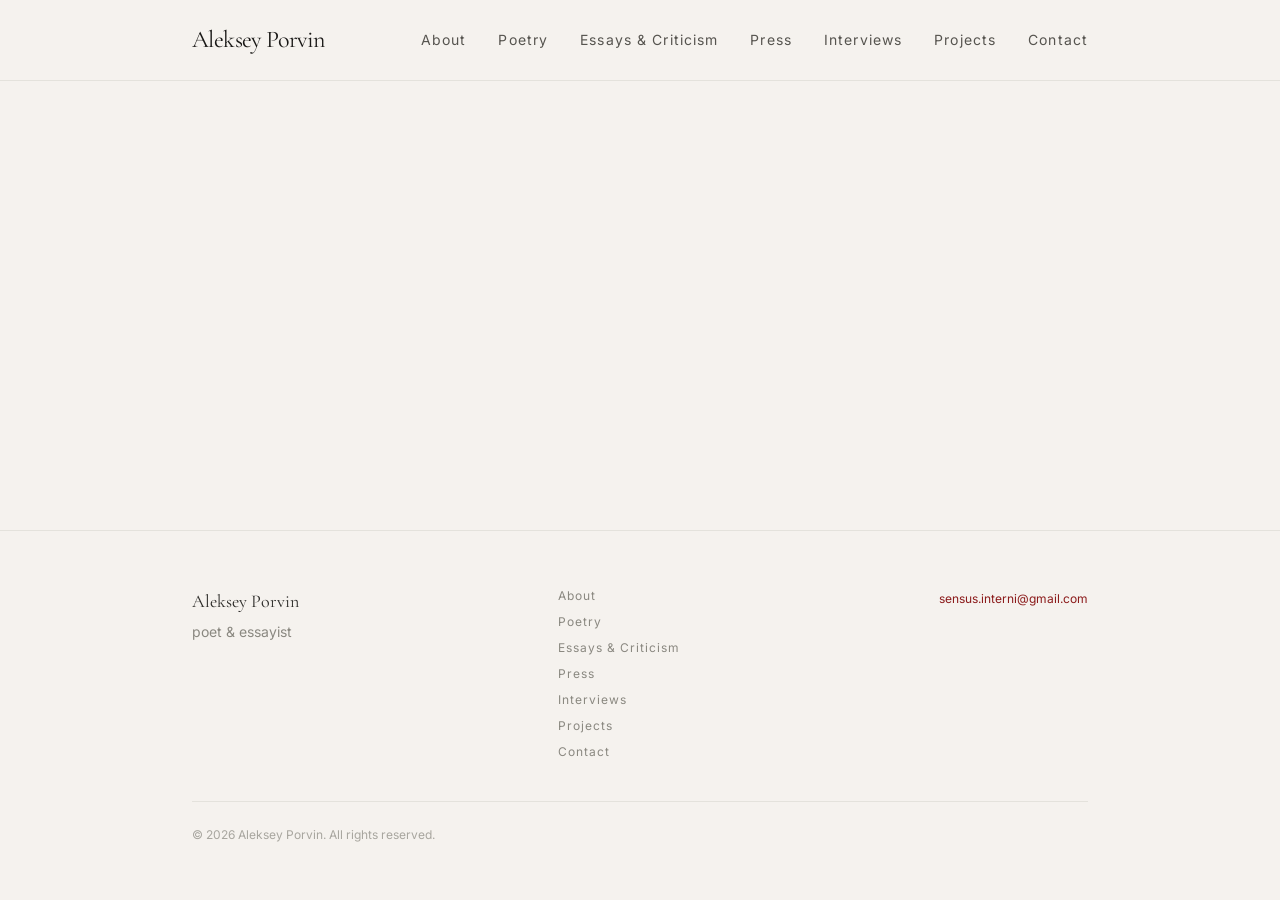
<file: index.html>
<!doctype html>
<html lang="en">
  <head>
    <meta charset="UTF-8" />
    <link rel="icon" type="image/svg+xml" href="/vite.svg" />
    <meta name="viewport" content="width=device-width, initial-scale=1.0" />
    <title>Aleksey Porvin — Poet &amp; Essayist</title>
    <meta
      name="description"
      content="Aleksey Porvin is a Russian poet and essayist. Official website."
    />
    <meta name="author" content="Aleksey Porvin" />
    <meta name="robots" content="index, follow" />
    <link rel="canonical" href="https://alekseyporvin.org/" />
    <meta property="og:title" content="Aleksey Porvin — Poet &amp; Essayist" />
    <meta
      property="og:description"
      content="Aleksey Porvin is a Russian poet and essayist. Official website."
    />
    <meta property="og:type" content="profile" />
    <meta property="og:url" content="https://alekseyporvin.org/" />
    <meta property="og:site_name" content="Aleksey Porvin" />
    <meta property="og:locale" content="en_US" />
    <meta property="og:image" content="https://alekseyporvin.org/%D1%84%D0%BE%D1%82%D0%BE2.jpg" />
    <meta property="og:image:alt" content="Aleksey Porvin, poet and essayist" />
    <meta property="profile:first_name" content="Aleksey" />
    <meta property="profile:last_name" content="Porvin" />
    <meta name="twitter:card" content="summary_large_image" />
    <meta name="twitter:title" content="Aleksey Porvin — Poet &amp; Essayist" />
    <meta
      name="twitter:description"
      content="Aleksey Porvin is a Russian poet and essayist. Official website."
    />
    <meta name="twitter:image" content="https://alekseyporvin.org/%D1%84%D0%BE%D1%82%D0%BE2.jpg" />
    <script type="application/ld+json">
      [
        {
          "@context": "https://schema.org",
          "@type": "Person",
          "@id": "https://alekseyporvin.org/#person",
          "name": "Aleksey Porvin",
          "url": "https://alekseyporvin.org/",
          "email": "sensus.interni@gmail.com",
          "image": "https://alekseyporvin.org/%D1%84%D0%BE%D1%82%D0%BE2.jpg",
          "jobTitle": ["Poet", "Essayist"],
          "description": "Aleksey Porvin is a Russian poet and essayist. Official website.",
          "knowsAbout": [
            "Poetry",
            "Essay writing",
            "Literary criticism",
            "Contemporary Russian literature"
          ],
          "affiliation": {
            "@type": "Organization",
            "name": "The Rang Yan Review",
            "url": "https://therangyanreview.org"
          },
          "worksFor": {
            "@type": "Organization",
            "name": "The Rang Yan Review",
            "url": "https://therangyanreview.org"
          },
          "sameAs": [
            "https://therangyanreview.org",
            "https://mrp.org"
          ]
        },
        {
          "@context": "https://schema.org",
          "@type": "WebSite",
          "@id": "https://alekseyporvin.org/#website",
          "name": "Aleksey Porvin — Official Website",
          "url": "https://alekseyporvin.org/",
          "description": "Aleksey Porvin is a Russian poet and essayist. Official website.",
          "inLanguage": "en",
          "publisher": { "@id": "https://alekseyporvin.org/#person" },
          "author": { "@id": "https://alekseyporvin.org/#person" },
          "about": { "@id": "https://alekseyporvin.org/#person" }
        },
        {
          "@context": "https://schema.org",
          "@type": "WebPage",
          "@id": "https://alekseyporvin.org/#webpage",
          "url": "https://alekseyporvin.org/",
          "name": "Aleksey Porvin — Poet & Essayist",
          "description": "Aleksey Porvin is a Russian poet and essayist. Official website.",
          "isPartOf": { "@id": "https://alekseyporvin.org/#website" },
          "about": { "@id": "https://alekseyporvin.org/#person" },
          "mainEntity": { "@id": "https://alekseyporvin.org/#person" },
          "inLanguage": "en"
        }
      ]
    </script>
    <link rel="preconnect" href="https://fonts.googleapis.com" />
    <link rel="preconnect" href="https://fonts.gstatic.com" crossorigin />
    <link href="https://fonts.googleapis.com/css2?family=Cormorant+Garamond:ital,wght@0,300;0,400;0,500;0,600;1,300;1,400;1,500&family=Inter:wght@300;400;500&family=Merriweather:ital,wght@0,300;0,400;1,300;1,400&family=Playfair+Display:ital,wght@0,400;0,500;0,600;0,700;1,400;1,500&display=swap" rel="stylesheet" />
    <script type="module" crossorigin src="/assets/index-uvF1xWSm.js?v=about-books-20261010"></script>
    <link rel="stylesheet" crossorigin href="/assets/index-C2GXWR2J.css">
  </head>
  <body>
    <div id="root"></div>
  </body>
</html>
</file>
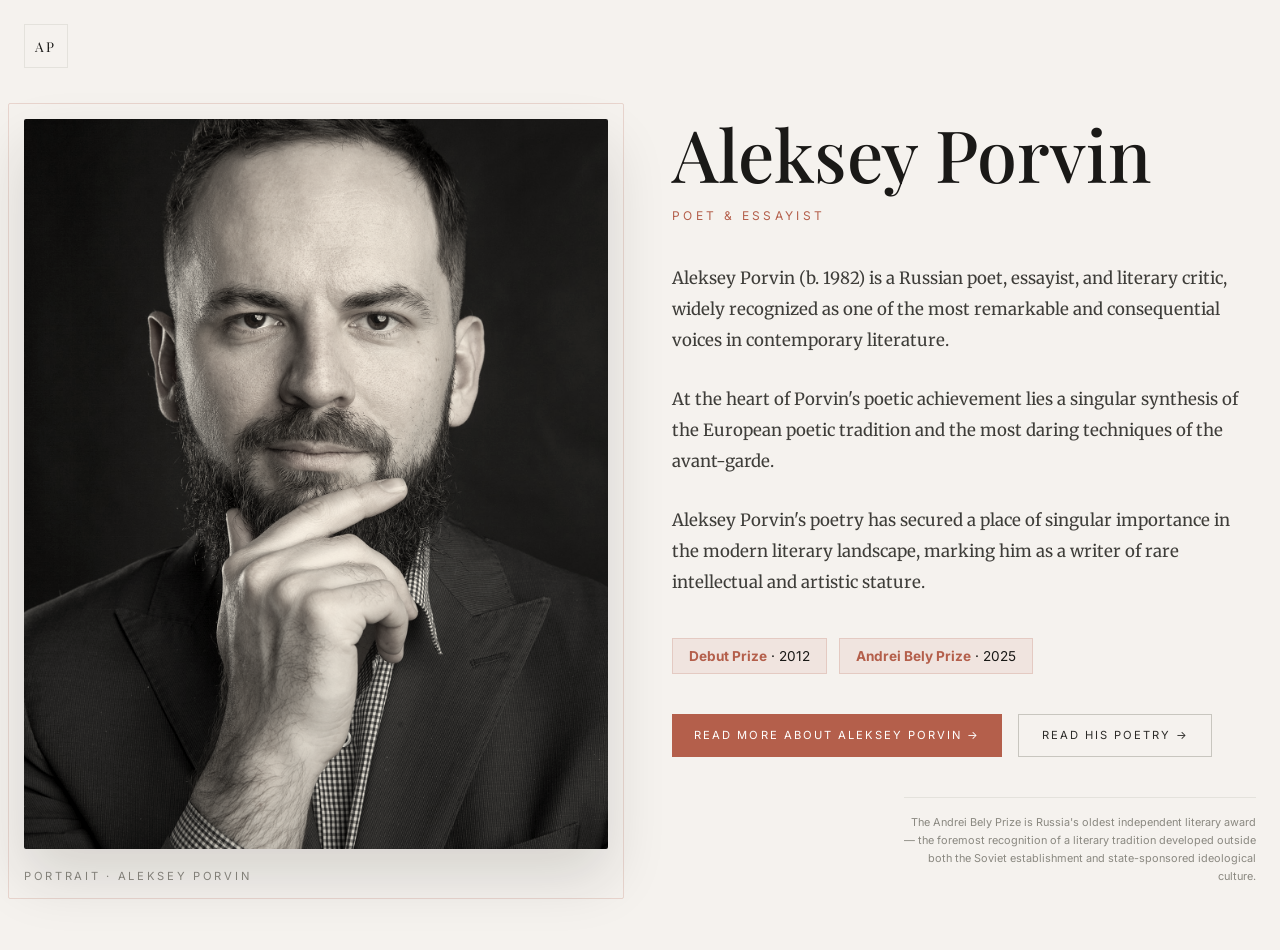
<file: home-design.html>
<!doctype html>
<html lang="en">
  <head>
    <meta charset="UTF-8" />
    <meta name="viewport" content="width=device-width, initial-scale=1.0" />
    <title>Aleksey Porvin — Home Design Reference</title>
    <link rel="preconnect" href="https://fonts.googleapis.com" />
    <link rel="preconnect" href="https://fonts.gstatic.com" crossorigin />
    <link
      href="https://fonts.googleapis.com/css2?family=Inter:wght@300;400;500;600&family=Merriweather:ital,wght@0,300;0,400;1,300&family=Playfair+Display:ital,wght@0,500;0,600;1,400&display=swap"
      rel="stylesheet"
    />
    <style>
      /* === Базовые настройки страницы === */
      * {
        box-sizing: border-box;
        margin: 0;
        padding: 0;
      }

      body {
        font-family: 'Inter', system-ui, sans-serif;
        background: #f5f2ee;
        color: #1a1917;
        -webkit-font-smoothing: antialiased;
      }

      /* === Шапка с плейсхолдером логотипа журнала === */
      .site-header {
        max-width: 80rem;
        margin: 0 auto;
        padding: 1.5rem 1.5rem 0;
      }

      .journal-logo {
        display: inline-flex;
        align-items: center;
        justify-content: center;
        width: 2.75rem;
        height: 2.75rem;
        border: 1px solid #e4e2dc;
        font-family: 'Playfair Display', Georgia, serif;
        font-size: 0.85rem;
        letter-spacing: 0.2em;
        animation: fadeIn 1s ease both;
      }

      /* === Hero: фото слева (50%), текст справа (50%) === */
      .hero {
        max-width: 80rem;
        margin: 0 auto;
        padding: 3rem 1.5rem 4rem;
      }

      .hero-grid {
        display: grid;
        grid-template-columns: 1fr;
        gap: 3rem;
        align-items: center;
      }

      /* === Фото: сепия, тень, крупный формат === */
      .photo-wrap {
        position: relative;
        animation: fadeUp 0.9s ease both;
      }

      .photo-wrap::before {
        content: '';
        position: absolute;
        inset: -1rem;
        border: 1px solid rgba(180, 95, 75, 0.2);
        border-radius: 2px;
      }

      .photo {
        width: 100%;
        aspect-ratio: 4 / 5;
        object-fit: cover;
        border-radius: 2px;
        filter: grayscale(85%) sepia(18%) contrast(1.05);
        box-shadow: 0 28px 60px rgba(26, 25, 23, 0.14);
      }

      .photo-caption {
        margin-top: 1rem;
        font-size: 0.7rem;
        letter-spacing: 0.24em;
        text-transform: uppercase;
        color: #8a8880;
      }

      /* === Текстовая колонка === */
      .intro {
        animation: fadeUp 0.9s ease 0.15s both;
      }

      .name {
        font-family: 'Playfair Display', Georgia, serif;
        font-size: clamp(2.8rem, 7vw, 4.5rem);
        line-height: 1.05;
        font-weight: 500;
        margin-bottom: 1rem;
      }

      .role {
        font-size: 0.75rem;
        letter-spacing: 0.28em;
        text-transform: uppercase;
        color: #b45f4b;
        margin-bottom: 2.5rem;
      }

      .bio p {
        font-family: 'Merriweather', Georgia, serif;
        font-size: 1.05rem;
        line-height: 1.85;
        color: #3e3d39;
        margin-bottom: 1.75rem;
      }

      /* === Награды — акцент терракотовым === */
      .awards {
        display: flex;
        flex-wrap: wrap;
        gap: 0.75rem;
        margin: 2.5rem 0;
      }

      .award {
        padding: 0.55rem 1rem;
        background: #f0e4df;
        border: 1px solid rgba(180, 95, 75, 0.2);
        font-size: 0.85rem;
      }

      .award strong {
        color: #b45f4b;
      }

      /* === Кнопки === */
      .cta {
        display: flex;
        flex-wrap: wrap;
        gap: 1rem;
        margin-bottom: 2.5rem;
      }

      .btn-primary,
      .btn-secondary {
        display: inline-flex;
        align-items: center;
        gap: 0.5rem;
        padding: 0.85rem 1.4rem;
        font-size: 0.7rem;
        letter-spacing: 0.18em;
        text-transform: uppercase;
        text-decoration: none;
        transition: 0.25s ease;
      }

      .btn-primary {
        background: #b45f4b;
        color: #fff;
      }

      .btn-primary:hover {
        background: #9a4f3d;
      }

      .btn-secondary {
        border: 1px solid #c8c6bf;
        color: #2c2b28;
      }

      .btn-secondary:hover {
        border-color: #b45f4b;
        color: #b45f4b;
      }

      /* === Сноска о премии Белого — мелко, справа === */
      .footnote {
        max-width: 22rem;
        margin-left: auto;
        text-align: right;
        font-size: 0.68rem;
        line-height: 1.65;
        color: #8a8880;
        border-top: 1px solid #e4e2dc;
        padding-top: 1rem;
        animation: fadeIn 1.1s ease 0.35s both;
      }

      /* === Анимации появления === */
      @keyframes fadeUp {
        from {
          opacity: 0;
          transform: translateY(18px);
        }
        to {
          opacity: 1;
          transform: translateY(0);
        }
      }

      @keyframes fadeIn {
        from {
          opacity: 0;
        }
        to {
          opacity: 1;
        }
      }

      /* === Адаптив: планшет и десктоп === */
      @media (min-width: 1024px) {
        .hero-grid {
          grid-template-columns: 1fr 1fr;
          gap: 4rem;
        }
      }
    </style>
  </head>
  <body>
    <header class="site-header">
      <div class="journal-logo" aria-label="Journal logo placeholder">AP</div>
    </header>

    <main>
      <section class="hero">
        <div class="hero-grid">
          <figure class="photo-wrap">
            <img class="photo" src="/фото2.jpg" alt="Aleksey Porvin" />
            <figcaption class="photo-caption">Portrait · Aleksey Porvin</figcaption>
          </figure>

          <article class="intro">
            <h1 class="name">Aleksey Porvin</h1>
            <p class="role">Poet & Essayist</p>

            <div class="bio">
              <p>
                Aleksey Porvin (b. 1982) is a Russian poet, essayist, and literary critic,
                widely recognized as one of the most remarkable and consequential voices in
                contemporary literature.
              </p>
              <p>
                At the heart of Porvin's poetic achievement lies a singular synthesis of the
                European poetic tradition and the most daring techniques of the avant-garde.
              </p>
              <p>
                Aleksey Porvin's poetry has secured a place of singular importance in the modern
                literary landscape, marking him as a writer of rare intellectual and artistic
                stature.
              </p>
            </div>

            <div class="awards">
              <span class="award"><strong>Debut Prize</strong> · 2012</span>
              <span class="award"><strong>Andrei Bely Prize</strong> · 2025</span>
            </div>

            <div class="cta">
              <a class="btn-primary" href="/about">Read more about Aleksey Porvin →</a>
              <a class="btn-secondary" href="/poetry">Read his poetry →</a>
            </div>

            <aside class="footnote">
              The Andrei Bely Prize is Russia's oldest independent literary award — the foremost
              recognition of a literary tradition developed outside both the Soviet establishment
              and state-sponsored ideological culture.
            </aside>
          </article>
        </div>
      </section>
    </main>
  </body>
</html>
</file>
<file: assets/index-C2GXWR2J.css>
*,:before,:after{--tw-border-spacing-x: 0;--tw-border-spacing-y: 0;--tw-translate-x: 0;--tw-translate-y: 0;--tw-rotate: 0;--tw-skew-x: 0;--tw-skew-y: 0;--tw-scale-x: 1;--tw-scale-y: 1;--tw-pan-x: ;--tw-pan-y: ;--tw-pinch-zoom: ;--tw-scroll-snap-strictness: proximity;--tw-gradient-from-position: ;--tw-gradient-via-position: ;--tw-gradient-to-position: ;--tw-ordinal: ;--tw-slashed-zero: ;--tw-numeric-figure: ;--tw-numeric-spacing: ;--tw-numeric-fraction: ;--tw-ring-inset: ;--tw-ring-offset-width: 0px;--tw-ring-offset-color: #fff;--tw-ring-color: rgb(59 130 246 / .5);--tw-ring-offset-shadow: 0 0 #0000;--tw-ring-shadow: 0 0 #0000;--tw-shadow: 0 0 #0000;--tw-shadow-colored: 0 0 #0000;--tw-blur: ;--tw-brightness: ;--tw-contrast: ;--tw-grayscale: ;--tw-hue-rotate: ;--tw-invert: ;--tw-saturate: ;--tw-sepia: ;--tw-drop-shadow: ;--tw-backdrop-blur: ;--tw-backdrop-brightness: ;--tw-backdrop-contrast: ;--tw-backdrop-grayscale: ;--tw-backdrop-hue-rotate: ;--tw-backdrop-invert: ;--tw-backdrop-opacity: ;--tw-backdrop-saturate: ;--tw-backdrop-sepia: ;--tw-contain-size: ;--tw-contain-layout: ;--tw-contain-paint: ;--tw-contain-style: }::backdrop{--tw-border-spacing-x: 0;--tw-border-spacing-y: 0;--tw-translate-x: 0;--tw-translate-y: 0;--tw-rotate: 0;--tw-skew-x: 0;--tw-skew-y: 0;--tw-scale-x: 1;--tw-scale-y: 1;--tw-pan-x: ;--tw-pan-y: ;--tw-pinch-zoom: ;--tw-scroll-snap-strictness: proximity;--tw-gradient-from-position: ;--tw-gradient-via-position: ;--tw-gradient-to-position: ;--tw-ordinal: ;--tw-slashed-zero: ;--tw-numeric-figure: ;--tw-numeric-spacing: ;--tw-numeric-fraction: ;--tw-ring-inset: ;--tw-ring-offset-width: 0px;--tw-ring-offset-color: #fff;--tw-ring-color: rgb(59 130 246 / .5);--tw-ring-offset-shadow: 0 0 #0000;--tw-ring-shadow: 0 0 #0000;--tw-shadow: 0 0 #0000;--tw-shadow-colored: 0 0 #0000;--tw-blur: ;--tw-brightness: ;--tw-contrast: ;--tw-grayscale: ;--tw-hue-rotate: ;--tw-invert: ;--tw-saturate: ;--tw-sepia: ;--tw-drop-shadow: ;--tw-backdrop-blur: ;--tw-backdrop-brightness: ;--tw-backdrop-contrast: ;--tw-backdrop-grayscale: ;--tw-backdrop-hue-rotate: ;--tw-backdrop-invert: ;--tw-backdrop-opacity: ;--tw-backdrop-saturate: ;--tw-backdrop-sepia: ;--tw-contain-size: ;--tw-contain-layout: ;--tw-contain-paint: ;--tw-contain-style: }*,:before,:after{box-sizing:border-box;border-width:0;border-style:solid;border-color:#e5e7eb}:before,:after{--tw-content: ""}html,:host{line-height:1.5;-webkit-text-size-adjust:100%;-moz-tab-size:4;-o-tab-size:4;tab-size:4;font-family:Inter,system-ui,sans-serif;font-feature-settings:normal;font-variation-settings:normal;-webkit-tap-highlight-color:transparent}body{margin:0;line-height:inherit}hr{height:0;color:inherit;border-top-width:1px}abbr:where([title]){-webkit-text-decoration:underline dotted;text-decoration:underline dotted}h1,h2,h3,h4,h5,h6{font-size:inherit;font-weight:inherit}a{color:inherit;text-decoration:inherit}b,strong{font-weight:bolder}code,kbd,samp,pre{font-family:ui-monospace,SFMono-Regular,Menlo,Monaco,Consolas,Liberation Mono,Courier New,monospace;font-feature-settings:normal;font-variation-settings:normal;font-size:1em}small{font-size:80%}sub,sup{font-size:75%;line-height:0;position:relative;vertical-align:baseline}sub{bottom:-.25em}sup{top:-.5em}table{text-indent:0;border-color:inherit;border-collapse:collapse}button,input,optgroup,select,textarea{font-family:inherit;font-feature-settings:inherit;font-variation-settings:inherit;font-size:100%;font-weight:inherit;line-height:inherit;letter-spacing:inherit;color:inherit;margin:0;padding:0}button,select{text-transform:none}button,input:where([type=button]),input:where([type=reset]),input:where([type=submit]){-webkit-appearance:button;background-color:transparent;background-image:none}:-moz-focusring{outline:auto}:-moz-ui-invalid{box-shadow:none}progress{vertical-align:baseline}::-webkit-inner-spin-button,::-webkit-outer-spin-button{height:auto}[type=search]{-webkit-appearance:textfield;outline-offset:-2px}::-webkit-search-decoration{-webkit-appearance:none}::-webkit-file-upload-button{-webkit-appearance:button;font:inherit}summary{display:list-item}blockquote,dl,dd,h1,h2,h3,h4,h5,h6,hr,figure,p,pre{margin:0}fieldset{margin:0;padding:0}legend{padding:0}ol,ul,menu{list-style:none;margin:0;padding:0}dialog{padding:0}textarea{resize:vertical}input::-moz-placeholder,textarea::-moz-placeholder{opacity:1;color:#9ca3af}input::placeholder,textarea::placeholder{opacity:1;color:#9ca3af}button,[role=button]{cursor:pointer}:disabled{cursor:default}img,svg,video,canvas,audio,iframe,embed,object{display:block;vertical-align:middle}img,video{max-width:100%;height:auto}[hidden]:where(:not([hidden=until-found])){display:none}html{scroll-behavior:smooth}body{--tw-bg-opacity: 1;background-color:rgb(245 242 238 / var(--tw-bg-opacity, 1));font-family:Inter,system-ui,sans-serif;--tw-text-opacity: 1;color:rgb(26 25 23 / var(--tw-text-opacity, 1));-webkit-font-smoothing:antialiased;-moz-osx-font-smoothing:grayscale}h1,h2,h3,h4{font-family:Cormorant Garamond,Georgia,serif}.page-container{margin-left:auto;margin-right:auto;max-width:64rem;padding-left:1.5rem;padding-right:1.5rem}@media (min-width: 768px){.page-container{padding-left:3rem;padding-right:3rem}}@media (min-width: 1024px){.page-container{padding-left:4rem;padding-right:4rem}}.prose-body{font-family:Cormorant Garamond,Georgia,serif;font-size:1.125rem;line-height:1.625;--tw-text-opacity: 1;color:rgb(44 43 40 / var(--tw-text-opacity, 1))}.section-label{font-family:Inter,system-ui,sans-serif;font-size:.75rem;line-height:1.5;font-weight:500;text-transform:uppercase;letter-spacing:.15em;--tw-text-opacity: 1;color:rgb(138 136 128 / var(--tw-text-opacity, 1))}.poem-text{font-family:Cormorant Garamond,Georgia,serif;font-size:1.25rem;--tw-text-opacity: 1;color:rgb(26 25 23 / var(--tw-text-opacity, 1));line-height:1.9;white-space:pre-wrap}.poem-translation{font-family:Cormorant Garamond,Georgia,serif;font-size:1.125rem;font-style:italic;--tw-text-opacity: 1;color:rgb(86 84 79 / var(--tw-text-opacity, 1));line-height:1.9;white-space:pre-wrap}.link-accent{--tw-text-opacity: 1;color:rgb(139 26 26 / var(--tw-text-opacity, 1));transition-property:color,background-color,border-color,text-decoration-color,fill,stroke;transition-timing-function:cubic-bezier(.4,0,.2,1);transition-duration:.2s}.link-accent:hover{--tw-text-opacity: 1;color:rgb(165 32 32 / var(--tw-text-opacity, 1))}.nav-link{font-family:Inter,system-ui,sans-serif;font-size:.875rem;line-height:1.6;letter-spacing:.08em;--tw-text-opacity: 1;color:rgb(86 84 79 / var(--tw-text-opacity, 1));transition-property:color,background-color,border-color,text-decoration-color,fill,stroke;transition-timing-function:cubic-bezier(.4,0,.2,1);transition-duration:.2s}.nav-link:hover{--tw-text-opacity: 1;color:rgb(26 25 23 / var(--tw-text-opacity, 1))}.divider{border-top-width:1px;--tw-border-opacity: 1;border-color:rgb(228 226 220 / var(--tw-border-opacity, 1))}.home-hero{position:relative;overflow:hidden}.home-hero-inner{margin-left:auto;margin-right:auto;max-width:80rem;padding:4rem 1.5rem}@media (min-width: 768px){.home-hero-inner{padding:6rem 3rem}}@media (min-width: 1024px){.home-hero-inner{padding:7rem 4rem}}.home-hero-grid{display:grid;grid-template-columns:repeat(1,minmax(0,1fr));align-items:center;gap:3rem}@media (min-width: 1024px){.home-hero-grid{grid-template-columns:repeat(2,minmax(0,1fr));gap:4rem}}@media (min-width: 1280px){.home-hero-grid{gap:5rem}}.home-photo-frame{position:relative}.home-photo-frame{animation:fade-up .9s ease-out both}.home-photo-frame:before{content:"";pointer-events:none;position:absolute;top:-.75rem;right:-.75rem;bottom:-.75rem;left:-.75rem;border-radius:.125rem;border-width:1px;border-color:#b45f4b33}@media (min-width: 768px){.home-photo-frame:before{top:-1rem;right:-1rem;bottom:-1rem;left:-1rem}}.home-photo{aspect-ratio:4/5;width:100%;border-radius:.125rem;-o-object-fit:cover;object-fit:cover;--tw-shadow: 0 25px 50px -12px rgb(0 0 0 / .25);--tw-shadow-colored: 0 25px 50px -12px var(--tw-shadow-color);box-shadow:var(--tw-ring-offset-shadow, 0 0 #0000),var(--tw-ring-shadow, 0 0 #0000),var(--tw-shadow);filter:grayscale(85%) sepia(18%) contrast(1.05);box-shadow:0 28px 60px #1a191724}.home-intro{animation:fade-up .9s ease-out both;animation-delay:.15s}.home-name{margin-bottom:1rem;font-family:Playfair Display,Georgia,serif;font-size:3rem;font-weight:500;line-height:1.05;letter-spacing:-.025em;--tw-text-opacity: 1;color:rgb(26 25 23 / var(--tw-text-opacity, 1))}@media (min-width: 768px){.home-name{font-size:3.75rem;line-height:1.05}}@media (min-width: 1024px){.home-name{font-size:4.5rem;line-height:1}}.home-bio p{margin-bottom:1.75rem;font-family:Merriweather,Georgia,serif;font-size:1rem;line-height:1.85;--tw-text-opacity: 1;color:rgb(62 61 57 / var(--tw-text-opacity, 1))}.home-bio p:last-child{margin-bottom:0}@media (min-width: 768px){.home-bio p{font-size:1.125rem;line-height:1.65}}.home-cta{margin-bottom:3rem;display:flex;flex-wrap:wrap;gap:1rem}.home-cta-primary{display:inline-flex;align-items:center;gap:.5rem;--tw-bg-opacity: 1;background-color:rgb(180 95 75 / var(--tw-bg-opacity, 1));padding:.75rem 1.5rem;font-family:Inter,system-ui,sans-serif;font-size:.75rem;line-height:1.5;text-transform:uppercase;letter-spacing:.15em;--tw-text-opacity: 1;color:rgb(255 255 255 / var(--tw-text-opacity, 1));transition-property:color,background-color,border-color,text-decoration-color,fill,stroke;transition-timing-function:cubic-bezier(.4,0,.2,1);transition-duration:.3s}.home-cta-primary:hover{--tw-bg-opacity: 1;background-color:rgb(154 79 61 / var(--tw-bg-opacity, 1))}.home-cta-secondary{display:inline-flex;align-items:center;gap:.5rem;border-width:1px;--tw-border-opacity: 1;border-color:rgb(168 166 159 / var(--tw-border-opacity, 1));padding:.75rem 1.5rem;font-family:Inter,system-ui,sans-serif;font-size:.75rem;line-height:1.5;text-transform:uppercase;letter-spacing:.15em;--tw-text-opacity: 1;color:rgb(44 43 40 / var(--tw-text-opacity, 1));transition-property:color,background-color,border-color,text-decoration-color,fill,stroke;transition-timing-function:cubic-bezier(.4,0,.2,1);transition-duration:.3s}.home-cta-secondary:hover{--tw-border-opacity: 1;border-color:rgb(180 95 75 / var(--tw-border-opacity, 1));--tw-text-opacity: 1;color:rgb(180 95 75 / var(--tw-text-opacity, 1))}.home-quote-section{border-top-width:1px;border-bottom-width:1px;--tw-border-opacity: 1;border-color:rgb(228 226 220 / var(--tw-border-opacity, 1));background-color:#ffffff80;padding-top:4rem;padding-bottom:4rem}@media (min-width: 768px){.home-quote-section{padding-top:6rem;padding-bottom:6rem}}.home-quote{font-family:Playfair Display,Georgia,serif;font-size:1.5rem;font-weight:400;font-style:italic;line-height:1.625;--tw-text-opacity: 1;color:rgb(44 43 40 / var(--tw-text-opacity, 1))}@media (min-width: 768px){.home-quote{font-size:1.875rem;line-height:1.3}}@media (min-width: 1024px){.home-quote{font-size:2.25rem;line-height:1.2}}.home-explore-card{display:flex;flex-direction:column;justify-content:space-between;border-width:1px;--tw-border-opacity: 1;border-color:rgb(228 226 220 / var(--tw-border-opacity, 1));--tw-bg-opacity: 1;background-color:rgb(255 255 255 / var(--tw-bg-opacity, 1));padding:2rem;transition-property:all;transition-timing-function:cubic-bezier(.4,0,.2,1);transition-duration:.3s}.home-explore-card:hover{border-color:#b45f4b66;--tw-shadow: 0 10px 15px -3px rgb(0 0 0 / .1), 0 4px 6px -4px rgb(0 0 0 / .1);--tw-shadow-colored: 0 10px 15px -3px var(--tw-shadow-color), 0 4px 6px -4px var(--tw-shadow-color);box-shadow:var(--tw-ring-offset-shadow, 0 0 #0000),var(--tw-ring-shadow, 0 0 #0000),var(--tw-shadow)}@media (min-width: 768px){.home-explore-card{padding:2.5rem}}.visible{visibility:visible}.invisible{visibility:hidden}.collapse{visibility:collapse}.fixed{position:fixed}.absolute{position:absolute}.relative{position:relative}.inset-0{top:0;right:0;bottom:0;left:0}.right-4{right:1rem}.top-4{top:1rem}.z-10{z-index:10}.z-50{z-index:50}.order-1{order:1}.order-2{order:2}.mx-auto{margin-left:auto;margin-right:auto}.my-8{margin-top:2rem;margin-bottom:2rem}.-mb-px{margin-bottom:-1px}.mb-1{margin-bottom:.25rem}.mb-10{margin-bottom:2.5rem}.mb-12{margin-bottom:3rem}.mb-14{margin-bottom:3.5rem}.mb-16{margin-bottom:4rem}.mb-2{margin-bottom:.5rem}.mb-20{margin-bottom:5rem}.mb-3{margin-bottom:.75rem}.mb-4{margin-bottom:1rem}.mb-5{margin-bottom:1.25rem}.mb-6{margin-bottom:1.5rem}.mb-8{margin-bottom:2rem}.mt-0\.5{margin-top:.125rem}.mt-1{margin-top:.25rem}.mt-10{margin-top:2.5rem}.mt-12{margin-top:3rem}.mt-16{margin-top:4rem}.mt-24{margin-top:6rem}.mt-3{margin-top:.75rem}.mt-4{margin-top:1rem}.mt-5{margin-top:1.25rem}.mt-6{margin-top:1.5rem}.mt-8{margin-top:2rem}.block{display:block}.inline-block{display:inline-block}.flex{display:flex}.inline-flex{display:inline-flex}.grid{display:grid}.hidden{display:none}.h-16{height:4rem}.h-44{height:11rem}.h-auto{height:auto}.max-h-\[calc\(100vh-4rem\)\]{max-height:calc(100vh - 4rem)}.min-h-screen{min-height:100vh}.w-32{width:8rem}.w-64{width:16rem}.w-full{width:100%}.max-w-2xl{max-width:42rem}.max-w-3xl{max-width:48rem}.max-w-4xl{max-width:56rem}.max-w-5xl{max-width:64rem}.max-w-prose{max-width:65ch}.flex-1{flex:1 1 0%}.flex-shrink-0{flex-shrink:0}.grow{flex-grow:1}.rotate-180{--tw-rotate: 180deg;transform:translate(var(--tw-translate-x),var(--tw-translate-y)) rotate(var(--tw-rotate)) skew(var(--tw-skew-x)) skewY(var(--tw-skew-y)) scaleX(var(--tw-scale-x)) scaleY(var(--tw-scale-y))}.transform{transform:translate(var(--tw-translate-x),var(--tw-translate-y)) rotate(var(--tw-rotate)) skew(var(--tw-skew-x)) skewY(var(--tw-skew-y)) scaleX(var(--tw-scale-x)) scaleY(var(--tw-scale-y))}@keyframes fade-in{0%{opacity:0}to{opacity:1}}.animate-fade-in{animation:fade-in 1.1s ease-out both}@keyframes fade-up{0%{opacity:0;transform:translateY(18px)}to{opacity:1;transform:translateY(0)}}.animate-fade-up{animation:fade-up .9s ease-out both}.resize-none{resize:none}.grid-cols-1{grid-template-columns:repeat(1,minmax(0,1fr))}.flex-col{flex-direction:column}.flex-wrap{flex-wrap:wrap}.items-start{align-items:flex-start}.items-end{align-items:flex-end}.items-center{align-items:center}.items-baseline{align-items:baseline}.justify-between{justify-content:space-between}.gap-1\.5{gap:.375rem}.gap-12{gap:3rem}.gap-16{gap:4rem}.gap-2{gap:.5rem}.gap-3{gap:.75rem}.gap-4{gap:1rem}.gap-6{gap:1.5rem}.gap-8{gap:2rem}.gap-px{gap:1px}.gap-x-10{-moz-column-gap:2.5rem;column-gap:2.5rem}.gap-x-4{-moz-column-gap:1rem;column-gap:1rem}.gap-x-6{-moz-column-gap:1.5rem;column-gap:1.5rem}.gap-y-1{row-gap:.25rem}.gap-y-3{row-gap:.75rem}.space-y-1>:not([hidden])~:not([hidden]){--tw-space-y-reverse: 0;margin-top:calc(.25rem * calc(1 - var(--tw-space-y-reverse)));margin-bottom:calc(.25rem * var(--tw-space-y-reverse))}.space-y-12>:not([hidden])~:not([hidden]){--tw-space-y-reverse: 0;margin-top:calc(3rem * calc(1 - var(--tw-space-y-reverse)));margin-bottom:calc(3rem * var(--tw-space-y-reverse))}.space-y-2>:not([hidden])~:not([hidden]){--tw-space-y-reverse: 0;margin-top:calc(.5rem * calc(1 - var(--tw-space-y-reverse)));margin-bottom:calc(.5rem * var(--tw-space-y-reverse))}.space-y-4>:not([hidden])~:not([hidden]){--tw-space-y-reverse: 0;margin-top:calc(1rem * calc(1 - var(--tw-space-y-reverse)));margin-bottom:calc(1rem * var(--tw-space-y-reverse))}.space-y-5>:not([hidden])~:not([hidden]){--tw-space-y-reverse: 0;margin-top:calc(1.25rem * calc(1 - var(--tw-space-y-reverse)));margin-bottom:calc(1.25rem * var(--tw-space-y-reverse))}.space-y-6>:not([hidden])~:not([hidden]){--tw-space-y-reverse: 0;margin-top:calc(1.5rem * calc(1 - var(--tw-space-y-reverse)));margin-bottom:calc(1.5rem * var(--tw-space-y-reverse))}.space-y-8>:not([hidden])~:not([hidden]){--tw-space-y-reverse: 0;margin-top:calc(2rem * calc(1 - var(--tw-space-y-reverse)));margin-bottom:calc(2rem * var(--tw-space-y-reverse))}.overflow-hidden{overflow:hidden}.overflow-x-auto{overflow-x:auto}.overflow-y-auto{overflow-y:auto}.whitespace-nowrap{white-space:nowrap}.whitespace-pre-line{white-space:pre-line}.rounded-lg{border-radius:.5rem}.rounded-sm{border-radius:.125rem}.border{border-width:1px}.border-b{border-bottom-width:1px}.border-b-2{border-bottom-width:2px}.border-l{border-left-width:1px}.border-l-2{border-left-width:2px}.border-l-4{border-left-width:4px}.border-t{border-top-width:1px}.border-burgundy-700{--tw-border-opacity: 1;border-color:rgb(139 26 26 / var(--tw-border-opacity, 1))}.border-ink-100{--tw-border-opacity: 1;border-color:rgb(228 226 220 / var(--tw-border-opacity, 1))}.border-ink-200{--tw-border-opacity: 1;border-color:rgb(200 198 191 / var(--tw-border-opacity, 1))}.border-ink-700{--tw-border-opacity: 1;border-color:rgb(62 61 57 / var(--tw-border-opacity, 1))}.border-terracotta{--tw-border-opacity: 1;border-color:rgb(180 95 75 / var(--tw-border-opacity, 1))}.bg-black\/25{background-color:#00000040}.bg-ink-100{--tw-bg-opacity: 1;background-color:rgb(228 226 220 / var(--tw-bg-opacity, 1))}.bg-ink-900{--tw-bg-opacity: 1;background-color:rgb(26 25 23 / var(--tw-bg-opacity, 1))}.bg-ivory{--tw-bg-opacity: 1;background-color:rgb(245 242 238 / var(--tw-bg-opacity, 1))}.bg-parchment-200{--tw-bg-opacity: 1;background-color:rgb(242 234 216 / var(--tw-bg-opacity, 1))}.bg-parchment-300{--tw-bg-opacity: 1;background-color:rgb(232 222 200 / var(--tw-bg-opacity, 1))}.bg-parchment-50{--tw-bg-opacity: 1;background-color:rgb(253 250 245 / var(--tw-bg-opacity, 1))}.bg-white\/50{background-color:#ffffff80}.bg-white\/90{background-color:#ffffffe6}.bg-white\/95{background-color:#fffffff2}.object-contain{-o-object-fit:contain;object-fit:contain}.p-2{padding:.5rem}.p-3{padding:.75rem}.p-6{padding:1.5rem}.p-7{padding:1.75rem}.p-8{padding:2rem}.px-2{padding-left:.5rem;padding-right:.5rem}.px-4{padding-left:1rem;padding-right:1rem}.px-6{padding-left:1.5rem;padding-right:1.5rem}.py-0\.5{padding-top:.125rem;padding-bottom:.125rem}.py-10{padding-top:2.5rem;padding-bottom:2.5rem}.py-16{padding-top:4rem;padding-bottom:4rem}.py-2\.5{padding-top:.625rem;padding-bottom:.625rem}.py-3{padding-top:.75rem;padding-bottom:.75rem}.py-4{padding-top:1rem;padding-bottom:1rem}.py-6{padding-top:1.5rem;padding-bottom:1.5rem}.py-8{padding-top:2rem;padding-bottom:2rem}.pb-12{padding-bottom:3rem}.pb-20{padding-bottom:5rem}.pb-4{padding-bottom:1rem}.pl-4{padding-left:1rem}.pl-5{padding-left:1.25rem}.pl-8{padding-left:2rem}.pt-10{padding-top:2.5rem}.pt-4{padding-top:1rem}.pt-6{padding-top:1.5rem}.pt-8{padding-top:2rem}.text-center{text-align:center}.text-right{text-align:right}.font-bio{font-family:Merriweather,Georgia,serif}.font-display{font-family:Playfair Display,Georgia,serif}.font-sans{font-family:Inter,system-ui,sans-serif}.font-serif{font-family:Cormorant Garamond,Georgia,serif}.text-2xl{font-size:1.5rem;line-height:1.4}.text-3xl{font-size:1.875rem;line-height:1.3}.text-4xl{font-size:2.25rem;line-height:1.2}.text-base{font-size:1rem;line-height:1.7}.text-lg{font-size:1.125rem;line-height:1.65}.text-sm{font-size:.875rem;line-height:1.6}.text-xl{font-size:1.25rem;line-height:1.6}.text-xs{font-size:.75rem;line-height:1.5}.font-light{font-weight:300}.font-medium{font-weight:500}.uppercase{text-transform:uppercase}.italic{font-style:italic}.not-italic{font-style:normal}.leading-7{line-height:1.75rem}.leading-9{line-height:2.25rem}.leading-relaxed{line-height:1.625}.leading-snug{line-height:1.375}.leading-tight{line-height:1.25}.tracking-\[0\.18em\]{letter-spacing:.18em}.tracking-\[0\.22em\]{letter-spacing:.22em}.tracking-\[0\.24em\]{letter-spacing:.24em}.tracking-\[0\.3em\]{letter-spacing:.3em}.tracking-tight{letter-spacing:-.025em}.tracking-wide{letter-spacing:.025em}.tracking-wider{letter-spacing:.08em}.tracking-widest{letter-spacing:.15em}.text-burgundy-700{--tw-text-opacity: 1;color:rgb(139 26 26 / var(--tw-text-opacity, 1))}.text-ink-300{--tw-text-opacity: 1;color:rgb(168 166 159 / var(--tw-text-opacity, 1))}.text-ink-400{--tw-text-opacity: 1;color:rgb(138 136 128 / var(--tw-text-opacity, 1))}.text-ink-500{--tw-text-opacity: 1;color:rgb(110 108 102 / var(--tw-text-opacity, 1))}.text-ink-600{--tw-text-opacity: 1;color:rgb(86 84 79 / var(--tw-text-opacity, 1))}.text-ink-700{--tw-text-opacity: 1;color:rgb(62 61 57 / var(--tw-text-opacity, 1))}.text-ink-800{--tw-text-opacity: 1;color:rgb(44 43 40 / var(--tw-text-opacity, 1))}.text-ink-900{--tw-text-opacity: 1;color:rgb(26 25 23 / var(--tw-text-opacity, 1))}.text-parchment-100{--tw-text-opacity: 1;color:rgb(248 243 234 / var(--tw-text-opacity, 1))}.text-terracotta{--tw-text-opacity: 1;color:rgb(180 95 75 / var(--tw-text-opacity, 1))}.placeholder-ink-300::-moz-placeholder{--tw-placeholder-opacity: 1;color:rgb(168 166 159 / var(--tw-placeholder-opacity, 1))}.placeholder-ink-300::placeholder{--tw-placeholder-opacity: 1;color:rgb(168 166 159 / var(--tw-placeholder-opacity, 1))}.shadow{--tw-shadow: 0 1px 3px 0 rgb(0 0 0 / .1), 0 1px 2px -1px rgb(0 0 0 / .1);--tw-shadow-colored: 0 1px 3px 0 var(--tw-shadow-color), 0 1px 2px -1px var(--tw-shadow-color);box-shadow:var(--tw-ring-offset-shadow, 0 0 #0000),var(--tw-ring-shadow, 0 0 #0000),var(--tw-shadow)}.shadow-2xl{--tw-shadow: 0 25px 50px -12px rgb(0 0 0 / .25);--tw-shadow-colored: 0 25px 50px -12px var(--tw-shadow-color);box-shadow:var(--tw-ring-offset-shadow, 0 0 #0000),var(--tw-ring-shadow, 0 0 #0000),var(--tw-shadow)}.shadow-md{--tw-shadow: 0 4px 6px -1px rgb(0 0 0 / .1), 0 2px 4px -2px rgb(0 0 0 / .1);--tw-shadow-colored: 0 4px 6px -1px var(--tw-shadow-color), 0 2px 4px -2px var(--tw-shadow-color);box-shadow:var(--tw-ring-offset-shadow, 0 0 #0000),var(--tw-ring-shadow, 0 0 #0000),var(--tw-shadow)}.shadow-sm{--tw-shadow: 0 1px 2px 0 rgb(0 0 0 / .05);--tw-shadow-colored: 0 1px 2px 0 var(--tw-shadow-color);box-shadow:var(--tw-ring-offset-shadow, 0 0 #0000),var(--tw-ring-shadow, 0 0 #0000),var(--tw-shadow)}.outline{outline-style:solid}.ring-1{--tw-ring-offset-shadow: var(--tw-ring-inset) 0 0 0 var(--tw-ring-offset-width) var(--tw-ring-offset-color);--tw-ring-shadow: var(--tw-ring-inset) 0 0 0 calc(1px + var(--tw-ring-offset-width)) var(--tw-ring-color);box-shadow:var(--tw-ring-offset-shadow),var(--tw-ring-shadow),var(--tw-shadow, 0 0 #0000)}.ring-ink-100{--tw-ring-opacity: 1;--tw-ring-color: rgb(228 226 220 / var(--tw-ring-opacity, 1))}.filter{filter:var(--tw-blur) var(--tw-brightness) var(--tw-contrast) var(--tw-grayscale) var(--tw-hue-rotate) var(--tw-invert) var(--tw-saturate) var(--tw-sepia) var(--tw-drop-shadow)}.backdrop-blur-sm{--tw-backdrop-blur: blur(4px);-webkit-backdrop-filter:var(--tw-backdrop-blur) var(--tw-backdrop-brightness) var(--tw-backdrop-contrast) var(--tw-backdrop-grayscale) var(--tw-backdrop-hue-rotate) var(--tw-backdrop-invert) var(--tw-backdrop-opacity) var(--tw-backdrop-saturate) var(--tw-backdrop-sepia);backdrop-filter:var(--tw-backdrop-blur) var(--tw-backdrop-brightness) var(--tw-backdrop-contrast) var(--tw-backdrop-grayscale) var(--tw-backdrop-hue-rotate) var(--tw-backdrop-invert) var(--tw-backdrop-opacity) var(--tw-backdrop-saturate) var(--tw-backdrop-sepia)}.transition{transition-property:color,background-color,border-color,text-decoration-color,fill,stroke,opacity,box-shadow,transform,filter,-webkit-backdrop-filter;transition-property:color,background-color,border-color,text-decoration-color,fill,stroke,opacity,box-shadow,transform,filter,backdrop-filter;transition-property:color,background-color,border-color,text-decoration-color,fill,stroke,opacity,box-shadow,transform,filter,backdrop-filter,-webkit-backdrop-filter;transition-timing-function:cubic-bezier(.4,0,.2,1);transition-duration:.15s}.transition-all{transition-property:all;transition-timing-function:cubic-bezier(.4,0,.2,1);transition-duration:.15s}.transition-colors{transition-property:color,background-color,border-color,text-decoration-color,fill,stroke;transition-timing-function:cubic-bezier(.4,0,.2,1);transition-duration:.15s}.duration-200{transition-duration:.2s}.duration-300{transition-duration:.3s}a,button{transition-property:color,background-color,border-color,opacity;transition-duration:.2s;transition-timing-function:ease}::-moz-selection{background-color:#8b1a1a22;color:#1a1917}::selection{background-color:#8b1a1a22;color:#1a1917}::-webkit-scrollbar{width:6px}::-webkit-scrollbar-track{background:#f8f3ea}::-webkit-scrollbar-thumb{background:#c8c6bf;border-radius:3px}.last\:border-0:last-child{border-width:0px}.hover\:border-ink-200:hover{--tw-border-opacity: 1;border-color:rgb(200 198 191 / var(--tw-border-opacity, 1))}.hover\:bg-ink-800:hover{--tw-bg-opacity: 1;background-color:rgb(44 43 40 / var(--tw-bg-opacity, 1))}.hover\:bg-white:hover{--tw-bg-opacity: 1;background-color:rgb(255 255 255 / var(--tw-bg-opacity, 1))}.hover\:text-burgundy-600:hover{--tw-text-opacity: 1;color:rgb(165 32 32 / var(--tw-text-opacity, 1))}.hover\:text-burgundy-700:hover{--tw-text-opacity: 1;color:rgb(139 26 26 / var(--tw-text-opacity, 1))}.hover\:text-ink-700:hover{--tw-text-opacity: 1;color:rgb(62 61 57 / var(--tw-text-opacity, 1))}.hover\:text-ink-900:hover{--tw-text-opacity: 1;color:rgb(26 25 23 / var(--tw-text-opacity, 1))}.hover\:text-terracotta:hover{--tw-text-opacity: 1;color:rgb(180 95 75 / var(--tw-text-opacity, 1))}.focus\:border-ink-400:focus{--tw-border-opacity: 1;border-color:rgb(138 136 128 / var(--tw-border-opacity, 1))}.focus\:outline-none:focus{outline:2px solid transparent;outline-offset:2px}.group:hover .group-hover\:gap-3{gap:.75rem}@media (min-width: 640px){.sm\:grid-cols-2{grid-template-columns:repeat(2,minmax(0,1fr))}}@media (min-width: 768px){.md\:mb-0{margin-bottom:0}.md\:mb-16{margin-bottom:4rem}.md\:h-20{height:5rem}.md\:w-48{width:12rem}.md\:w-72{width:18rem}.md\:grid-cols-2{grid-template-columns:repeat(2,minmax(0,1fr))}.md\:grid-cols-3{grid-template-columns:repeat(3,minmax(0,1fr))}.md\:flex-row{flex-direction:row}.md\:items-start{align-items:flex-start}.md\:justify-between{justify-content:space-between}.md\:gap-16{gap:4rem}.md\:px-10{padding-left:2.5rem;padding-right:2.5rem}.md\:px-12{padding-left:3rem;padding-right:3rem}.md\:px-8{padding-left:2rem;padding-right:2rem}.md\:py-10{padding-top:2.5rem;padding-bottom:2.5rem}.md\:py-12{padding-top:3rem;padding-bottom:3rem}.md\:py-14{padding-top:3.5rem;padding-bottom:3.5rem}.md\:py-24{padding-top:6rem;padding-bottom:6rem}.md\:pl-10{padding-left:2.5rem}.md\:text-2xl{font-size:1.5rem;line-height:1.4}.md\:text-3xl{font-size:1.875rem;line-height:1.3}.md\:text-4xl{font-size:2.25rem;line-height:1.2}.md\:text-5xl{font-size:3rem;line-height:1.1}.md\:text-base{font-size:1rem;line-height:1.7}.md\:text-xl{font-size:1.25rem;line-height:1.6}}@media (min-width: 1024px){.lg\:order-none{order:0}.lg\:mx-0{margin-left:0;margin-right:0}.lg\:ml-auto{margin-left:auto}.lg\:flex{display:flex}.lg\:hidden{display:none}.lg\:grid-cols-2{grid-template-columns:repeat(2,minmax(0,1fr))}.lg\:grid-cols-4{grid-template-columns:repeat(4,minmax(0,1fr))}.lg\:gap-20{gap:5rem}.lg\:px-16{padding-left:4rem;padding-right:4rem}.lg\:py-14{padding-top:3.5rem;padding-bottom:3.5rem}}
</file>
